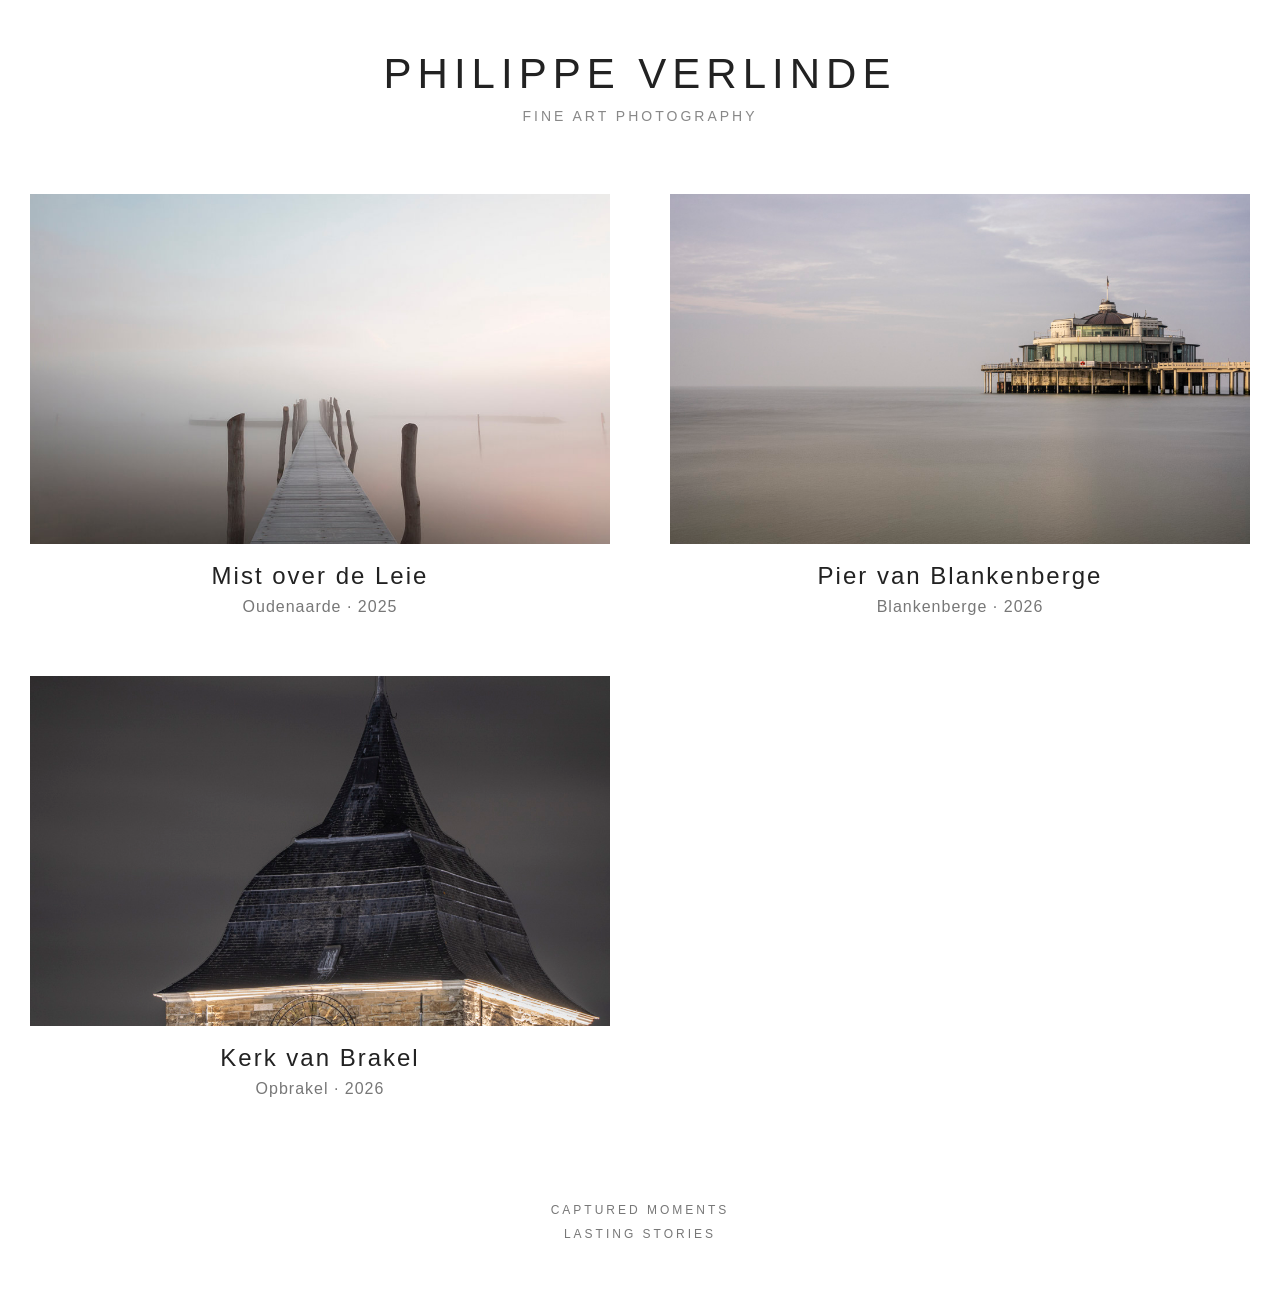
<file: index2.html>
<!DOCTYPE html>
<html lang="nl">

<head>

<meta charset="UTF-8">

<meta name="viewport"
      content="width=device-width, initial-scale=1.0">

<title>Philippe Verlinde | Fine Art Photography</title>

<meta name="description"
      content="Fine Art Photography van Philippe Verlinde. Ontdek bijzondere landschappen, verstilde momenten en fotografische verhalen.">

<style>

* {
    margin: 0;
    padding: 0;
    box-sizing: border-box;
}

body {
    background: #ffffff;
    color: #222;
    font-family: -apple-system, BlinkMacSystemFont, "Segoe UI", sans-serif;
}

.container {
    max-width: 1400px;
    margin: auto;
    padding: 50px 30px;
}

/* HEADER */

.site-header {
    text-align: center;
    margin-bottom: 70px;
}

.site-header h1 {
    font-size: 42px;
    font-weight: 300;
    letter-spacing: 6px;
}

.site-subtitle {
    margin-top: 10px;
    color: #888;
    font-size: 14px;
    letter-spacing: 3px;
}

/* GALLERY */

.gallery {
    display: grid;

    grid-template-columns:
        repeat(auto-fit, minmax(450px, 1fr));

    gap: 60px;
}

/* PHOTO CARD */

.card {
    text-decoration: none;
    color: #222;
    display: block;
}

.card img {
    width: 100%;
    height: 350px;
    object-fit: cover;
    display: block;
    transition: 0.3s;
}

.card:hover img {
    transform: scale(1.02);
}

.card-title {
    text-align: center;
    margin-top: 18px;
    font-size: 24px;
    font-weight: 400;
    letter-spacing: 2px;
}

.card-meta {
    text-align: center;
    margin-top: 8px;
    color: #777;
    letter-spacing: 1px;
}

/* FOOTER */

.footer {
    text-align: center;
    margin-top: 100px;
    color: #777;
    font-size: 12px;
    letter-spacing: 3px;
    line-height: 2;
}

/* RESPONSIVE */

@media (max-width: 768px) {

    .container {
        padding: 25px;
    }

    .gallery {
        grid-template-columns: 1fr;
        gap: 40px;
    }

    .site-header h1 {
        font-size: 28px;
    }

    .card img {
        height: 250px;
    }

    .card-title {
        font-size: 20px;
    }

}

</style>

</head>

<body>

<div class="container">

    <!-- HEADER -->

    <header class="site-header">

        <h1>PHILIPPE VERLINDE</h1>

        <div class="site-subtitle">
            FINE ART PHOTOGRAPHY
        </div>

    </header>


    <!-- GALLERY -->

    <div id="gallery" class="gallery">

    </div>


    <!-- FOOTER -->

    <div class="footer">

        CAPTURED MOMENTS<br>
        LASTING STORIES

    </div>

</div>


<!-- JAVASCRIPT -->

<script>

fetch("data/gallery.json")

.then(response => {

    if (!response.ok) {
        throw new Error("gallery.json kon niet worden geladen");
    }

    return response.json();

})

.then(data => {

    const gallery = document.getElementById("gallery");

    gallery.innerHTML = "";

    data.forEach(photo => {

        // FOTONAAM OPHALEN UIT JSON

        const photoName = photo.image
            .split("/")
            .pop()
            .replace(/\.[^.]+$/, "");


        // LINK NAAR DYNAMISCHE DETAILPAGINA

        const card = document.createElement("a");

        card.href = "works/foto.html?photo=" +
            encodeURIComponent(photoName);

        card.className = "card";


        // FOTO

        const image = document.createElement("img");

        image.src = photo.image;
        image.alt = photo.title;
        image.loading = "lazy";


        // TITEL

        const title = document.createElement("div");

        title.className = "card-title";
        title.textContent = photo.title;


        // LOCATIE EN JAAR

        const meta = document.createElement("div");

        meta.className = "card-meta";

        meta.textContent =
            [photo.location, photo.year]
            .filter(Boolean)
            .join(" · ");


        // ELEMENTEN SAMENVOEGEN

        card.appendChild(image);
        card.appendChild(title);
        card.appendChild(meta);

        gallery.appendChild(card);

    });

})

.catch(error => {

    console.error("Fout:", error);

    document.getElementById("gallery").innerHTML =

        "<p>Fout bij het laden van de fotogalerij.</p>";

});

</script>

</body>

</html>
</file>
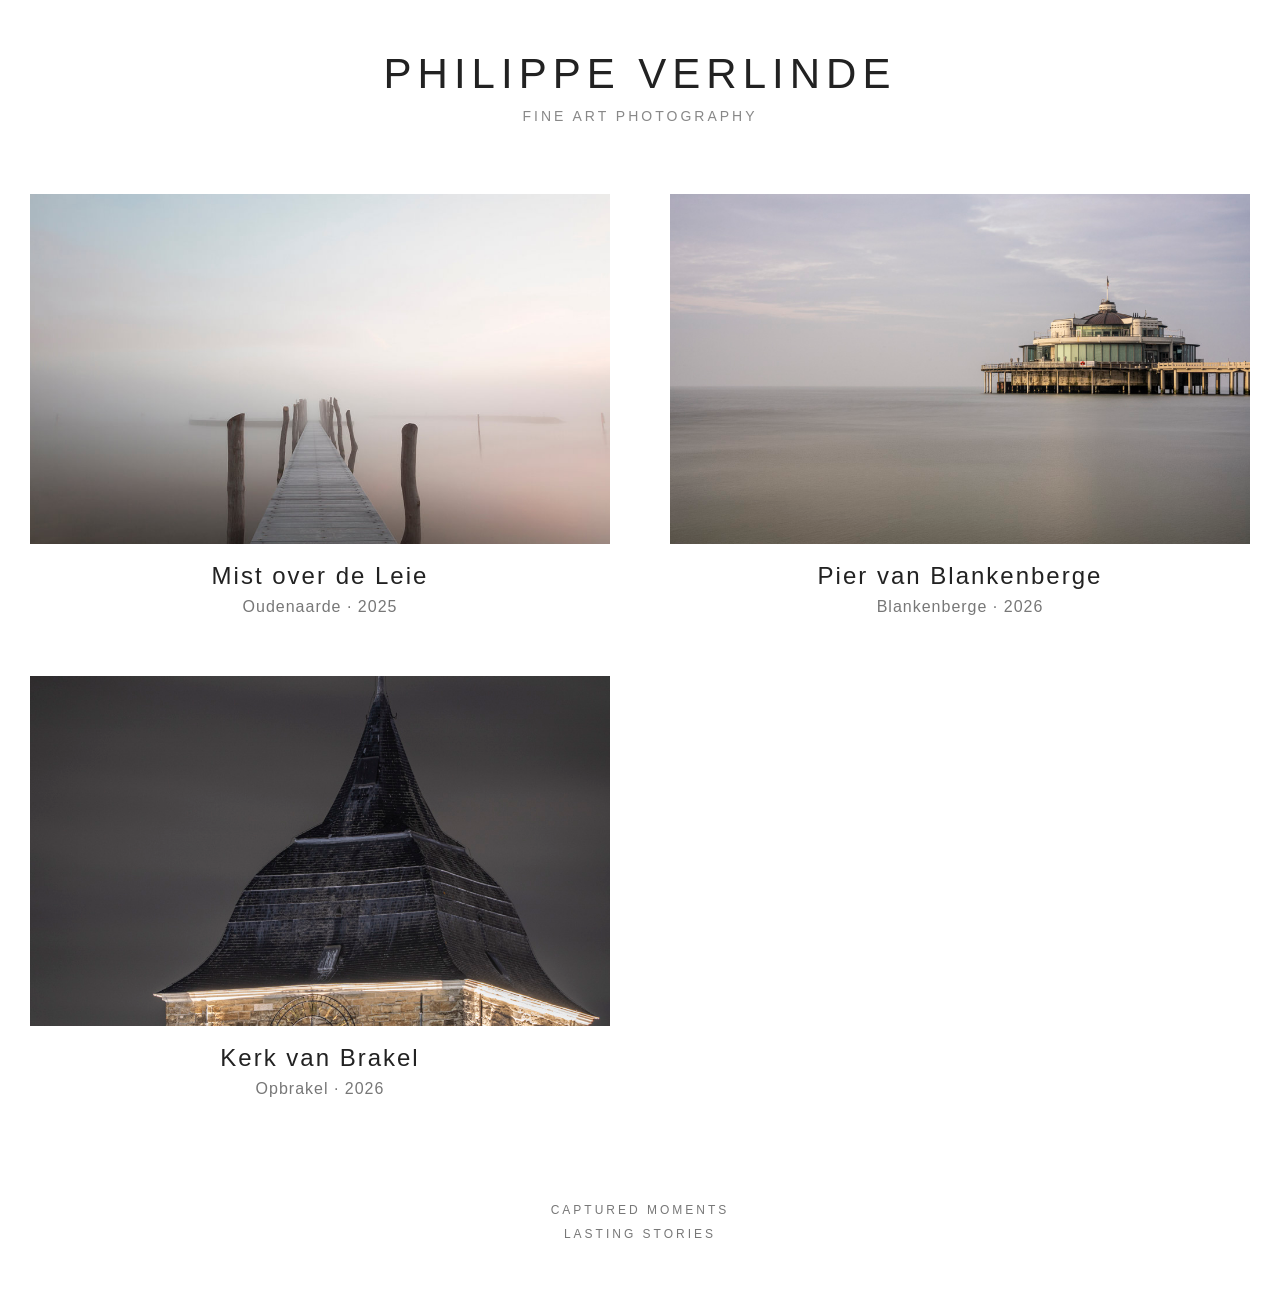
<file: index_old.html>
<!DOCTYPE html>
<html lang="nl">

<head>

<meta charset="UTF-8">

<meta name="viewport"
      content="width=device-width, initial-scale=1.0">

<title>Philippe Verlinde</title>

<style>

*{
    margin:0;
    padding:0;
    box-sizing:border-box;
}

body{
    background:#ffffff;
    color:#222;
    font-family:-apple-system,BlinkMacSystemFont,"Segoe UI",sans-serif;
}

.container{
    max-width:1400px;
    margin:auto;
    padding:50px 30px;
}

.site-header{
    text-align:center;
    margin-bottom:70px;
}

.site-header h1{
    font-size:42px;
    font-weight:300;
    letter-spacing:6px;
}

.site-subtitle{
    margin-top:10px;
    color:#888;
    font-size:14px;
    letter-spacing:3px;
}

.gallery{

    display:grid;

    grid-template-columns:
        repeat(auto-fit,minmax(450px,1fr));

    gap:60px;
}

.card{
    text-decoration:none;
    color:#222;
}

.card img{

    width:100%;
    height:350px;

    object-fit:cover;

    display:block;

    transition:0.3s;
}

.card:hover img{
    transform:scale(1.02);
}

.card-title{

    text-align:center;

    margin-top:18px;

    font-size:24px;

    font-weight:400;

    letter-spacing:2px;
}

.card-meta{

    text-align:center;

    margin-top:8px;

    color:#777;

    letter-spacing:1px;
}

.footer{

    text-align:center;

    margin-top:100px;

    color:#777;

    font-size:12px;

    letter-spacing:3px;

    line-height:2;
}

@media(max-width:768px){

    .container{
        padding:25px;
    }

    .gallery{
        grid-template-columns:1fr;
        gap:40px;
    }

    .site-header h1{
        font-size:28px;
    }

    .card img{
        height:250px;
    }
}

</style>

</head>

<body>

<div class="container">

    <header class="site-header">

        <h1>PHILIPPE VERLINDE</h1>

        <div class="site-subtitle">
            FINE ART PHOTOGRAPHY
        </div>

    </header>

    <div id="gallery"
         class="gallery">
    </div>

    <div class="footer">

        CAPTURED MOMENTS<br>
        LASTING STORIES

    </div>

</div>

<script>

fetch("data/gallery.json")

.then(response => response.json())

.then(data => {

    const gallery =
        document.getElementById("gallery");

    data.forEach(photo => {

        const card =
            document.createElement("a");

        card.href = photo.page;

        card.className = "card";

        card.innerHTML = `

            <img src="${photo.image}"
                 alt="${photo.title}">

            <div class="card-title">
                ${photo.title}
            </div>

            <div class="card-meta">
                ${photo.location} · ${photo.year}
            </div>

        `;

        gallery.appendChild(card);

    });

})

.catch(error => {

    console.error(error);

    document.getElementById("gallery").innerHTML =

        "<p>Fout bij het laden van gallery.json</p>";

});

</script>

</body>
</html>
</file>
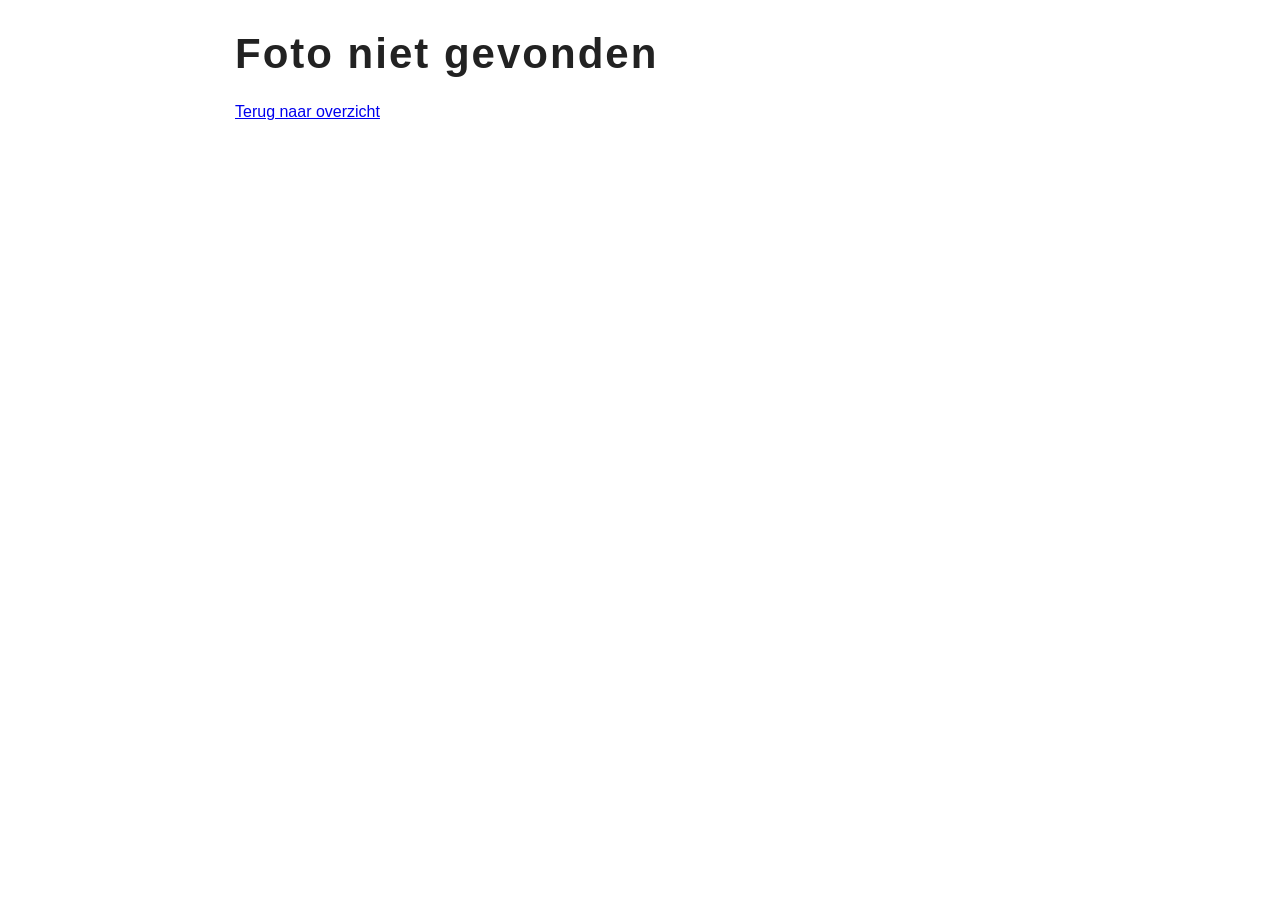
<file: works/foto.html>
<!DOCTYPE html>
<html lang="nl">

<head>

<meta charset="UTF-8">

<meta name="viewport" content="width=device-width, initial-scale=1.0">

<title>Philippe Verlinde | Fine Art Photography</title>

<link rel="stylesheet" href="../css/style.css">

<style>

/* =================================
   TECHNISCHE GEGEVENS ONDER DE FOTO
================================= */

.photo-settings {

    display: grid;

    grid-template-columns: repeat(4, 1fr);

    align-items: center;

    margin-top: 55px;
    margin-bottom: 28px;

    color: #333;
    font-size: 23px;

}

.photo-settings-item {

    display: flex;

    align-items: center;

    justify-content: center;

    gap: 10px;

    padding: 5px 12px;

    white-space: nowrap;

}

.photo-settings-item:not(:first-child) {

    border-left: 1px solid #ddd;

}

.photo-settings-item svg {

    width: 20px;
    height: 20px;

    flex-shrink: 0;

    stroke: #888;
    stroke-width: 1.6;

    fill: none;

}

/* =================================
   TITEL
================================= */

#title {

    font-size: 64px;

    font-weight: 700;

    letter-spacing: 3px;

    line-height: 1.15;

}

/* =================================
   VERHAAL
================================= */

.story p {

    line-height: 1.8;

}

/* =================================
   ANDERE FOTO'S
================================= */

#other-photos a {

    display: block;

    color: inherit;

    text-decoration: none;

    margin-bottom: 12px;

}

#other-photos a:hover {

    text-decoration: underline;

}

/* =================================
   MOBIELE WEERGAVE
================================= */

@media (max-width: 768px) {

    .photo-settings {

        grid-template-columns: repeat(2, 1fr);

        row-gap: 12px;

        margin-top: 30px;
        margin-bottom: 22px;

        font-size: 18px;

    }

    .photo-settings-item {

        justify-content: flex-start;

        padding: 5px 8px;

    }

    .photo-settings-item:nth-child(odd) {

        border-left: none;

    }

    .photo-settings-item:nth-child(even) {

        border-left: 1px solid #ddd;

    }

    #title {

        font-size: 34px;

        letter-spacing: 2px;

    }

}

</style>

</head>


<body>


<div class="container">


<!-- =================================
     HEADER
================================= -->

<div class="header">

    <div>

        <div class="logo">
            PHILIPPE VERLINDE
        </div>

        <div class="subtitle">
            FINE ART PHOTOGRAPHY
        </div>

    </div>

    <div class="hamburger">
        ☰
    </div>

</div>


<!-- =================================
     FOTO
================================= -->

<div class="featured-image">

    <img id="photo" src="" alt="">

</div>


<!-- =================================
     CAMERA-INSTELLINGEN
================================= -->

<div class="photo-settings" id="camera-settings">

</div>


<!-- =================================
     TITEL
================================= -->

<h1 id="title"></h1>


<!-- =================================
     LOCATIE EN DATUM
================================= -->

<div class="meta" id="meta"></div>


<div class="line"></div>


<!-- =================================
     VERHAAL
================================= -->

<div class="story">

    <p id="story"></p>

</div>


<!-- =================================
     AUDIO
================================= -->

<div class="audio-box" id="audio-box">

    <div class="audio-title">

        🎧 Luister naar het verhaal achter deze foto

    </div>

    <audio id="audio" controls>

    </audio>

</div>


<!-- =================================
     UITKLAPBARE SECTIES
================================= -->

<div class="sections">


    <!-- TECHNISCHE GEGEVENS -->

    <details id="technical-section">

        <summary>

            <div class="section-left">

                <svg class="icon"
                     fill="none"
                     viewBox="0 0 24 24"
                     stroke-width="2"
                     stroke="currentColor">

                    <path d="M23 19a2 2 0 0 1-2 2H3a2 2 0 0 1-2-2V8a2 2 0 0 1 2-2h4l2-3h6l2 3h4a2 2 0 0 1 2 2z"/>

                    <circle cx="12" cy="13" r="4"/>

                </svg>

                Technische gegevens

            </div>

            ▼

        </summary>

        <ul id="technical-data"></ul>

    </details>


    <!-- LOCATIE -->

    <details>

        <summary>

            <div class="section-left">

                <svg class="icon"
                     fill="none"
                     viewBox="0 0 24 24"
                     stroke-width="2"
                     stroke="currentColor">

                    <path d="M21 10c0 7-9 13-9 13s-9-6-9-13a9 9 0 0 1 18 0z"/>

                    <circle cx="12" cy="10" r="3"/>

                </svg>

                Locatie

            </div>

            ▼

        </summary>

        <p id="location"></p>

    </details>


    <!-- MEER UIT DE REEKS -->

    <details>

        <summary>

            <div class="section-left">

                <svg class="icon"
                     fill="none"
                     viewBox="0 0 24 24"
                     stroke-width="2"
                     stroke="currentColor">

                    <rect x="3" y="3" width="18" height="18"/>

                    <circle cx="8.5" cy="8.5" r="1.5"/>

                    <polyline points="21 15 16 10 5 21"/>

                </svg>

                Meer uit deze reeks

            </div>

            ▼

        </summary>

        <div id="other-photos"></div>

    </details>


</div>


<!-- =================================
     ONDERAAN
================================= -->

<div class="bottom">


    <div class="back">

        <a href="../index.html">

            ← Terug naar overzicht

        </a>

    </div>


    <div class="signature">

        <div class="signature-name">

            Philippe Verlinde

        </div>

        <div class="signature-tag">

            CAPTURED MOMENTS<br>
            LASTING STORIES

        </div>

    </div>


</div>


</div>


<!-- =================================
     JAVASCRIPT
================================= -->

<script>


// =================================
// JSON INLEZEN
// =================================

fetch("../data/gallery.json")

.then(response => {

    if (!response.ok) {

        throw new Error("gallery.json kon niet worden geladen");

    }

    return response.json();

})


.then(data => {


    // =================================
    // JUISTE FOTO SELECTEREN
    // =================================

    const params = new URLSearchParams(window.location.search);

    const photoName = params.get("photo");


    // Bestandsnaam normaliseren

    function normalizeName(value) {

        return String(value || "")
            .split("/")
            .pop()
            .replace(/\.[^.]+$/, "")
            .trim()
            .toLowerCase();

    }


    // Foto zoeken in JSON

    const photo = data.find(item =>

        normalizeName(item.image) === normalizeName(photoName)

    );


    // Foto niet gevonden

    if (!photo) {

        document.querySelector(".container").innerHTML =

            "<h1>Foto niet gevonden</h1>" +
            "<p><a href='../index.html'>Terug naar overzicht</a></p>";

        return;

    }


    // =================================
    // PAGINATITEL
    // =================================

    document.title = photo.title + " | Philippe Verlinde";


    // =================================
    // FOTO
    // =================================

    const image = document.getElementById("photo");

    image.src = "../" + photo.image;

    image.alt = photo.title;


    // =================================
    // CAMERA-INSTELLINGEN
    // =================================

    const settings = document.getElementById("camera-settings");


    // SVG-iconen en gegevens

    const cameraSettings = [

        {

            value: photo.aperture,

            icon: `
                <svg viewBox="0 0 24 24">
                    <circle cx="12" cy="12" r="9"/>
                    <circle cx="12" cy="12" r="3"/>
                    <path d="M12 3 L16 9 M21 12 L15 15 M12 21 L8 15 M3 12 L9 9"/>
                </svg>
            `

        },

        {

            value: photo.shutterspeed,

            icon: `
                <svg viewBox="0 0 24 24">
                    <circle cx="12" cy="12" r="9"/>
                    <path d="M12 7 V12 L16 14"/>
                    <path d="M8 2 L6 4 M16 2 L18 4"/>
                </svg>
            `

        },

        {

            value: photo.iso ? "ISO " + photo.iso : "",

            icon: `
                <svg viewBox="0 0 24 24">
                    <rect x="3" y="4" width="18" height="16" rx="1"/>
                    <path d="M7 8 H17 M7 12 H17 M7 16 H13"/>
                </svg>
            `

        },

        {

            value: photo.focallength,

            icon: `
                <svg viewBox="0 0 24 24">
                    <path d="M3 8 H7 L9 5 H15 L17 8 H21 V19 H3 Z"/>
                    <circle cx="12" cy="13" r="4"/>
                </svg>
            `

        }

    ];


    // Oude inhoud verwijderen

    settings.innerHTML = "";


    // Alleen ingevulde gegevens weergeven

    cameraSettings.forEach(item => {

        if (!item.value) return;


        const element = document.createElement("div");

        element.className = "photo-settings-item";


        // Icoon toevoegen

        element.innerHTML = item.icon;


        // Tekst toevoegen

        const text = document.createElement("span");

        text.textContent = item.value;

        element.appendChild(text);


        settings.appendChild(element);

    });



    // =================================
    // TITEL
    // =================================

    document.getElementById("title").textContent =

        photo.title.toUpperCase();



    // =================================
    // LOCATIE EN DATUM
    // =================================

    const meta = document.getElementById("meta");

    const locationDate = [

        photo.location,

        photo.country

    ].filter(Boolean).join(", ");


    const date = photo.date || photo.year || "";


    meta.textContent = locationDate;


    if (date) {

        meta.appendChild(document.createElement("br"));

        meta.appendChild(document.createTextNode(date));

    }



    // =================================
    // VERHAAL MET MEERDERE ALINEA'S
    // =================================
      
      const story = document.getElementById("story");
      
      story.innerHTML = "";
      
      if (photo.text) {
      
          photo.text.split(/\n\n+/).forEach(paragraph => {
      
              const p = document.createElement("p");
      
              p.textContent = paragraph.trim();
      
              story.appendChild(p);
      
          });
      
      }



    // =================================
    // AUDIO
    // =================================

    const audioBox = document.getElementById("audio-box");

    const audio = document.getElementById("audio");


    if (photo.audio) {

        const source = document.createElement("source");

        source.src = "../" + photo.audio;

        source.type = "audio/mpeg";

        audio.appendChild(source);

        audio.load();

    } else {

        audioBox.style.display = "none";

    }



    // =================================
    // TECHNISCHE GEGEVENS
    // =================================

    const technicalData = document.getElementById("technical-data");


    const technicalFields = [

        ["Camera", photo.camera],

        ["Lens", photo.lens],

        ["Diafragma", photo.aperture],

        ["Sluitertijd", photo.shutterspeed],

        ["ISO", photo.iso],

        ["Brandpuntsafstand", photo.focallength],

        ["ND-filter", photo.NDfilter]

    ];


    technicalFields.forEach(([label, value]) => {

        if (!value) return;


        const li = document.createElement("li");

        li.textContent = label + ": " + value;

        technicalData.appendChild(li);

    });


    // Geen technische gegevens?
    // Dan de volledige sectie verbergen.

    if (technicalData.children.length === 0) {

        document.getElementById("technical-section").style.display = "none";

    }



    // =================================
    // LOCATIE
    // =================================

    const locationText = [

        photo.location,

        photo.region,

        photo.country

    ].filter(Boolean).join(" - ");


    document.getElementById("location").textContent = locationText;



    // =================================
    // ANDERE FOTO'S
    // =================================

    const otherPhotos = document.getElementById("other-photos");


    data.forEach(item => {


        // Huidige foto overslaan

        if (item === photo) return;


        const link = document.createElement("a");


        const name = normalizeName(item.image);


        // Link naar dezelfde dynamische pagina

        link.href = "foto.html?photo=" +

            encodeURIComponent(name);


        link.textContent = item.title;


        otherPhotos.appendChild(link);

    });



})


// =================================
// FOUTAFHANDELING
// =================================

.catch(error => {

    console.error("Fout bij laden van foto:", error);

    document.querySelector(".container").innerHTML =

        "<h1>Er is een probleem opgetreden.</h1>" +
        "<p>De fotogegevens konden niet worden geladen.</p>" +
        "<p><a href='../index.html'>Terug naar overzicht</a></p>";

});


</script>


</body>

</html>
</file>
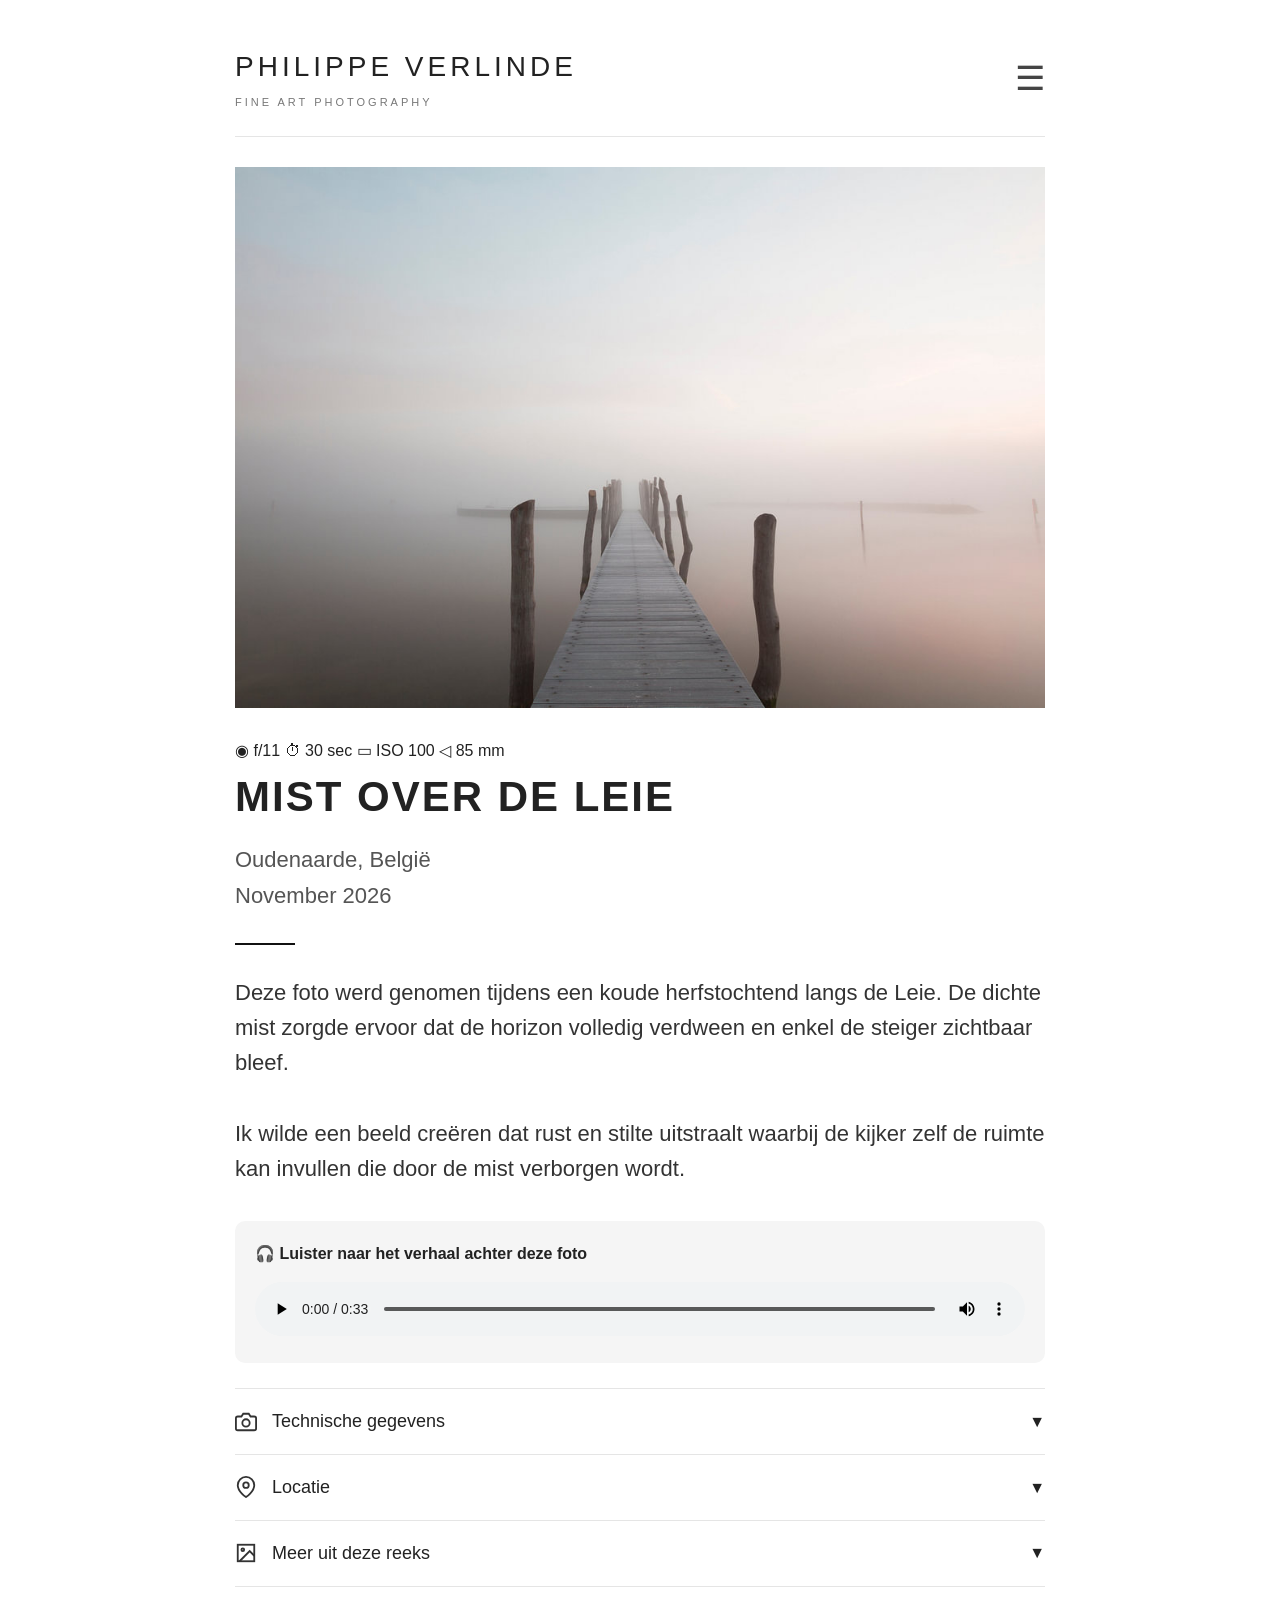
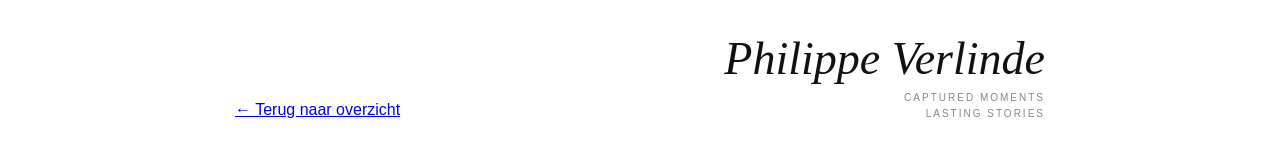
<file: works/mist-over-de-leie.html>
<!DOCTYPE html>
<html lang="nl">

<head>
<meta charset="UTF-8">
<meta name="viewport" content="width=device-width, initial-scale=1.0">

<title>Mist over de Leie</title>

<link rel="stylesheet" href="../css/style.css">
  
</head>

<body>

<div class="container">

<div class="header">

<div>
<div class="logo">PHILIPPE VERLINDE</div>
<div class="subtitle">FINE ART PHOTOGRAPHY</div>
</div>

<div class="hamburger">☰</div>

</div>

<div class="featured-image">

<img src="../photos/mist-over-de-leie.jpg" alt="Mist over de Leie">

</div>
<p>◉ f/11    ⏱ 30 sec    ▭ ISO 100    ◁ 85 mm</p>
<h1>MIST OVER DE LEIE</h1>

<div class="meta">
Oudenaarde, België<br>
November 2026
</div>

<div class="line"></div>

<div class="story">

<p>
Deze foto werd genomen tijdens een koude herfstochtend langs de Leie.
De dichte mist zorgde ervoor dat de horizon volledig verdween en enkel
de steiger zichtbaar bleef.
</p>

<br>

<p>
Ik wilde een beeld creëren dat rust en stilte uitstraalt waarbij de
kijker zelf de ruimte kan invullen die door de mist verborgen wordt.
</p>

</div>

<div class="audio-box">

<div class="audio-title">
🎧 Luister naar het verhaal achter deze foto
</div>

<audio controls>
<source src="../audio/mist-over-de-leie.mp3" type="audio/mpeg">
</audio>

</div>

<div class="sections">

<details>

<summary>

<div class="section-left">

<svg class="icon" fill="none" viewBox="0 0 24 24"
stroke-width="2" stroke="currentColor">
<path d="M23 19a2 2 0 0 1-2 2H3a2 2 0 0 1-2-2V8a2 2 0 0 1 2-2h4l2-3h6l2 3h4a2 2 0 0 1 2 2z"/>
<circle cx="12" cy="13" r="4"/>
</svg>

Technische gegevens

</div>

▼

</summary>

<ul>
<li>Camera: Sony A7 IV</li>
<li>Lens: Sony FE 85mm</li>
<li>30 seconden</li>
<li>f/11</li>
<li>ISO 100</li>
<li>ND1000-filter</li>
</ul>

</details>

<details>

<summary>

<div class="section-left">

<svg class="icon" fill="none" viewBox="0 0 24 24"
stroke-width="2" stroke="currentColor">
<path d="M21 10c0 7-9 13-9 13s-9-6-9-13a9 9 0 0 1 18 0z"/>
<circle cx="12" cy="10" r="3"/>
</svg>

Locatie

</div>

▼

</summary>

<p>
Leie, Oudenaarde - Oost-Vlaanderen
</p>

</details>

<details>

<summary>

<div class="section-left">

<svg class="icon" fill="none" viewBox="0 0 24 24"
stroke-width="2" stroke="currentColor">
<rect x="3" y="3" width="18" height="18"/>
<circle cx="8.5" cy="8.5" r="1.5"/>
<polyline points="21 15 16 10 5 21"/>
</svg>

Meer uit deze reeks

</div>

▼

</summary>

<p>
Winter aan de Schelde<br>
Brugse Reflectie<br>
Noordzee Minimal
</p>

</details>

</div>

<div class="bottom">

<div class="back">
    <a href="../index.html">
        ← Terug naar overzicht
    </a>
</div>

<div class="signature">

<div class="signature-name">
Philippe Verlinde
</div>

<div class="signature-tag">
CAPTURED MOMENTS<br>
LASTING STORIES
</div>

</div>

</div>

</div>

</body>
</html>
</file>
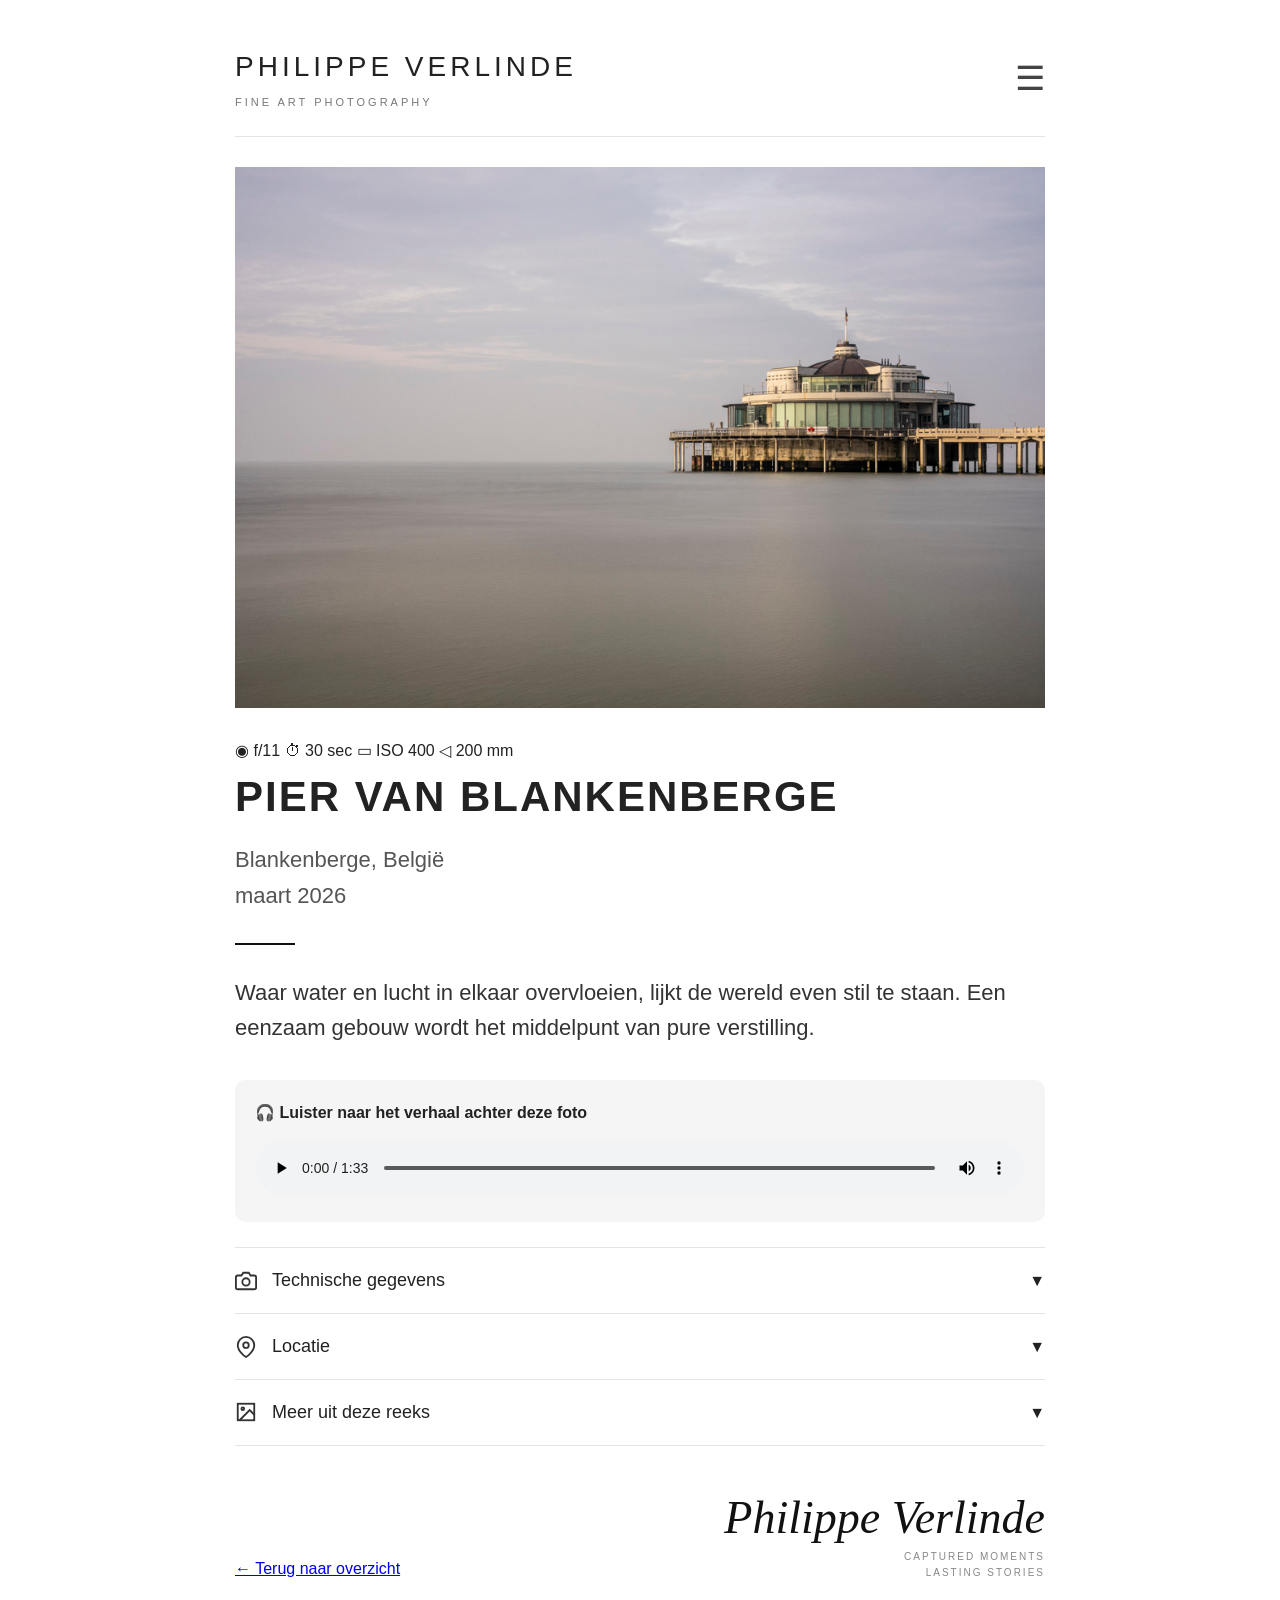
<file: works/pier-van-blankenberge.html>
<!DOCTYPE html>
<html lang="nl">

<head>
<meta charset="UTF-8">
<meta name="viewport" content="width=device-width, initial-scale=1.0">

<title>Mist over de Leie</title>

<link rel="stylesheet" href="../css/style.css">
  
</head>

<body>

<div class="container">

<div class="header">

<div>
<div class="logo">PHILIPPE VERLINDE</div>
<div class="subtitle">FINE ART PHOTOGRAPHY</div>
</div>

<div class="hamburger">☰</div>

</div>

<div class="featured-image">

<img src="../photos/pier-blankenberge.jpg" alt="Mist over de Leie">

</div>
<p>◉ f/11    ⏱ 30 sec    ▭ ISO 400    ◁ 200 mm</p>
<h1>PIER VAN BLANKENBERGE</h1>

<div class="meta">
Blankenberge, België<br>
maart 2026
</div>

<div class="line"></div>

<div class="story">

<p>
Waar water en lucht in elkaar overvloeien, lijkt de wereld even stil te staan. Een eenzaam gebouw wordt het middelpunt van pure verstilling.
</p>

</div>

<div class="audio-box">

<div class="audio-title">
🎧 Luister naar het verhaal achter deze foto
</div>

<audio controls>
<source src="../audio/pier-van-blankenberge.mp3" type="audio/mpeg">
</audio>

</div>

<div class="sections">

<details>

<summary>

<div class="section-left">

<svg class="icon" fill="none" viewBox="0 0 24 24"
stroke-width="2" stroke="currentColor">
<path d="M23 19a2 2 0 0 1-2 2H3a2 2 0 0 1-2-2V8a2 2 0 0 1 2-2h4l2-3h6l2 3h4a2 2 0 0 1 2 2z"/>
<circle cx="12" cy="13" r="4"/>
</svg>

Technische gegevens

</div>

▼

</summary>

<ul>
<li>Camera: Sony A7 IV</li>
<li>Lens: Sony FE 200mm</li>
<li>30 seconden</li>
<li>f/11</li>
<li>ISO 100</li>
<li>ND1000-filter</li>
</ul>

</details>

<details>

<summary>

<div class="section-left">

<svg class="icon" fill="none" viewBox="0 0 24 24"
stroke-width="2" stroke="currentColor">
<path d="M21 10c0 7-9 13-9 13s-9-6-9-13a9 9 0 0 1 18 0z"/>
<circle cx="12" cy="10" r="3"/>
</svg>

Locatie

</div>

▼

</summary>

<p>
Leie, Oudenaarde - Oost-Vlaanderen
</p>

</details>

<details>

<summary>

<div class="section-left">

<svg class="icon" fill="none" viewBox="0 0 24 24"
stroke-width="2" stroke="currentColor">
<rect x="3" y="3" width="18" height="18"/>
<circle cx="8.5" cy="8.5" r="1.5"/>
<polyline points="21 15 16 10 5 21"/>
</svg>

Meer uit deze reeks

</div>

▼

</summary>

<p>
Mist over de Leie<br>
Pier van Blankenberge<br>
Kerk van Brakel
</p>

</details>

</div>

<div class="bottom">

<div class="back">
    <a href="../index.html">
        ← Terug naar overzicht
    </a>
</div>

<div class="signature">

<div class="signature-name">
Philippe Verlinde
</div>

<div class="signature-tag">
CAPTURED MOMENTS<br>
LASTING STORIES
</div>

</div>

</div>

</div>

</body>
</html>
</file>
<file: css/style.css>
*{
margin:0;
padding:0;
box-sizing:border-box;
}

body{
font-family:-apple-system,BlinkMacSystemFont,"Segoe UI",sans-serif;
background:#ffffff;
color:#222;
line-height:1.6;
}

.container{
max-width:850px;
margin:auto;
padding:20px;
}

.header{
padding:25px 0;
border-bottom:1px solid #e5e5e5;
display:flex;
justify-content:space-between;
align-items:center;
}

.logo{
letter-spacing:4px;
font-size:28px;
font-weight:300;
}

.subtitle{
letter-spacing:3px;
font-size:11px;
color:#777;
margin-top:4px;
}

.hamburger{
font-size:34px;
color:#444;
}

.featured-image{
margin:30px 0;
}

.featured-image img{
width:100%;
display:block;
}

h1{
font-size:42px;
font-weight:700;
letter-spacing:2px;
margin-bottom:12px;
}

.meta{
font-size:22px;
color:#555;
}

.line{
width:60px;
height:2px;
background:#111;
margin:30px 0;
}

.story{
font-size:22px;
color:#333;
}

.audio-box{
margin-top:35px;
background:#f5f5f5;
padding:20px;
border-radius:10px;
}

.audio-title{
font-weight:600;
margin-bottom:15px;
}

audio{
width:100%;
}

.sections{
margin-top:25px;
}

details{
border-top:1px solid #e5e5e5;
padding:18px 0;
}

details:last-child{
border-bottom:1px solid #e5e5e5;
}

summary{
list-style:none;
cursor:pointer;
display:flex;
justify-content:space-between;
align-items:center;
}

summary::-webkit-details-marker{
display:none;
}

.section-left{
display:flex;
align-items:center;
gap:15px;
font-size:18px;
}

.icon{
width:22px;
height:22px;
stroke:#333;
}

details p,
details ul{
margin-top:15px;
padding-left:40px;
}

details ul li{
margin-bottom:8px;
}

.bottom{
display:flex;
justify-content:space-between;
align-items:flex-end;
margin-top:35px;
}

.back{
color:#777;
font-size:16px;
}

.signature{
text-align:right;
}

.signature-name{
font-size:46px;
font-style:italic;
font-family:cursive;
color:#111;
}

.signature-tag{
font-size:10px;
letter-spacing:2px;
color:#888;
margin-top:-5px;
}

@media(max-width:650px){

.logo{
font-size:22px;
}

h1{
font-size:24px;
}

.meta{
font-size:18px;
}

.story{
font-size:18px;
}

.signature-name{
font-size:36px;
}

.bottom{
flex-direction:column;
gap:15px;
align-items:flex-start;
}

.signature{
text-align:left;
}


/* TECHNISCHE GEGEVENS ONDER DE FOTO */

.photo-settings {
    display: grid;
    grid-template-columns: repeat(4, 1fr);
    align-items: center;

    margin-top: 55px;
    margin-bottom: 28px;

    color: #333;
    font-size: 23px;
}

/* IEDER GEGEVEN */

.photo-settings-item {
    display: flex;
    align-items: center;
    justify-content: center;
    gap: 10px;

    padding: 5px 12px;
    white-space: nowrap;
}

/* SUBTIELE SCHEIDING */

.photo-settings-item:not(:first-child) {
    border-left: 1px solid #ddd;
}

/* LIJNICONEN */

.photo-settings-item svg {
    width: 20px;
    height: 20px;
    flex-shrink: 0;

    stroke: #888;
    stroke-width: 1.6;
    fill: none;
}

/* TITEL */

#title {
    font-size: 64px;
    font-weight: 700;
    letter-spacing: 3px;
    line-height: 1.15;
}

/* MOBIELE WEERGAVE */

@media (max-width: 768px) {

    .photo-settings {
        grid-template-columns: repeat(2, 1fr);
        row-gap: 12px;
        margin-top: 30px;
        margin-bottom: 22px;
        font-size: 18px;
    }

    .photo-settings-item {
        justify-content: flex-start;
        padding: 5px 8px;
    }

    .photo-settings-item:nth-child(odd) {
        border-left: none;
    }

    .photo-settings-item:nth-child(even) {
        border-left: 1px solid #ddd;
    }

    #title {
        font-size: 34px;
        letter-spacing: 2px;
    }

}
</file>
